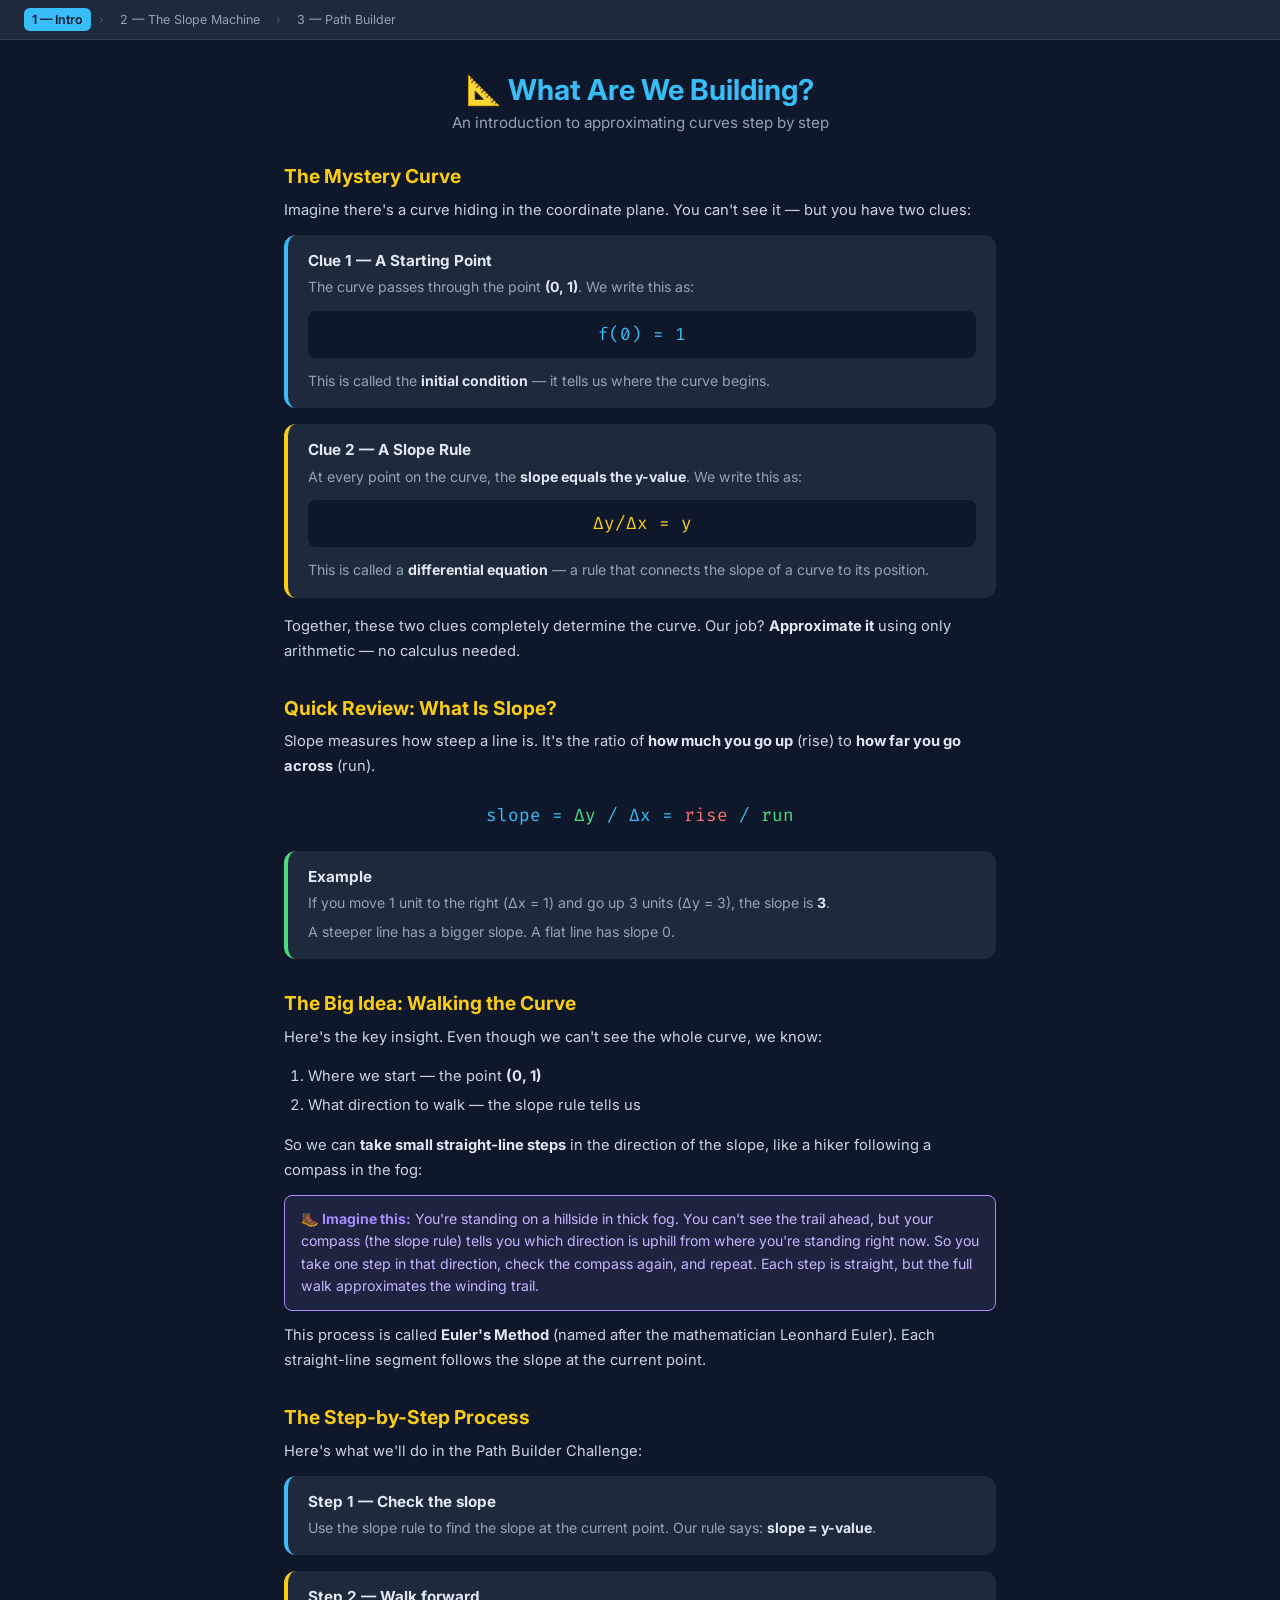
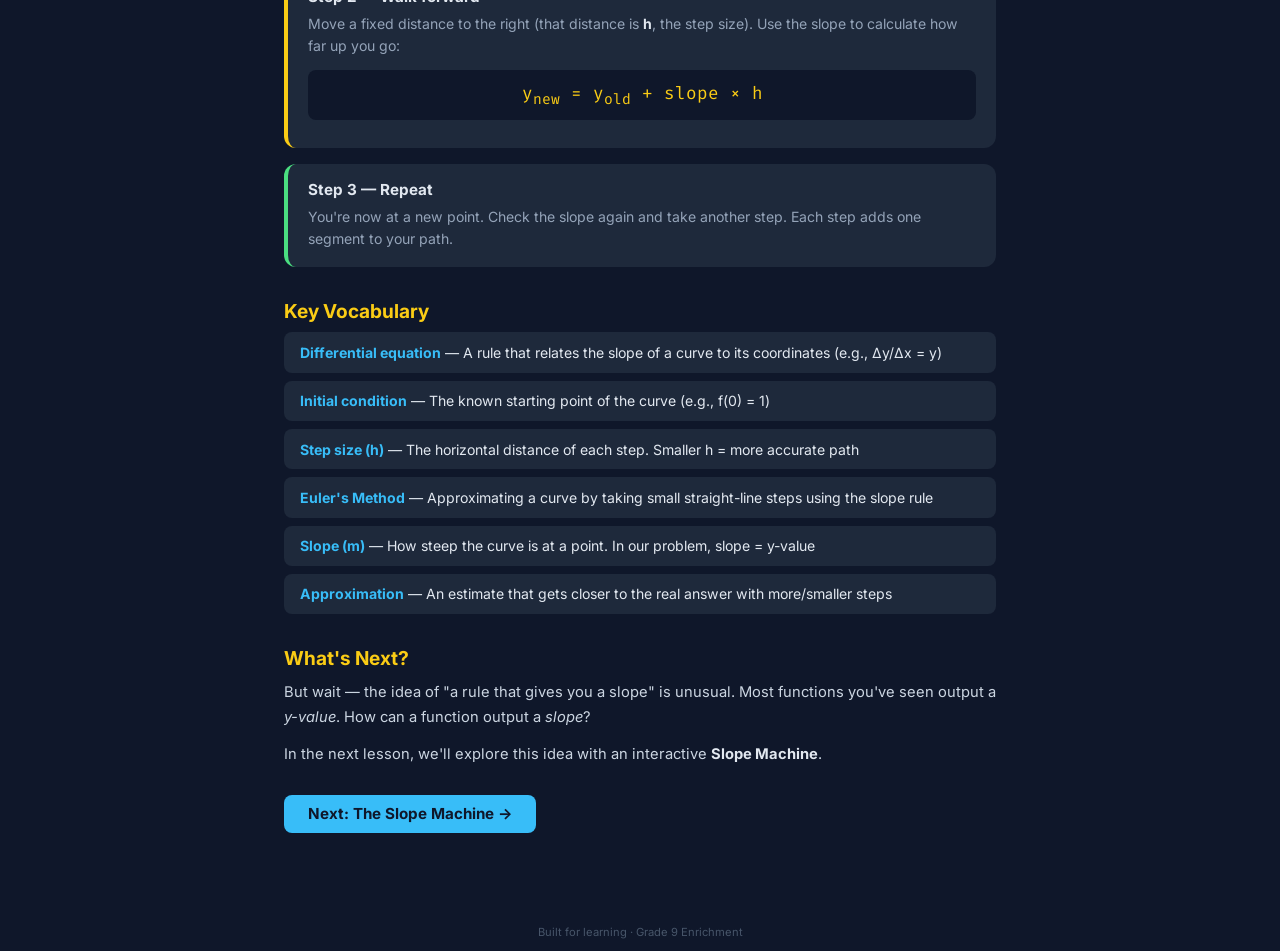
<file: index.html>
<!DOCTYPE html>
<html lang="en">
<head>
  <meta charset="UTF-8">
  <meta name="viewport" content="width=device-width, initial-scale=1.0">
  <title>Lesson 1 — What Are We Building?</title>
  <link rel="preconnect" href="https://fonts.googleapis.com">
  <link rel="preconnect" href="https://fonts.gstatic.com" crossorigin>
  <link href="https://fonts.googleapis.com/css2?family=Inter:wght@400;600;700&family=Fira+Code&display=swap" rel="stylesheet">
  <link rel="stylesheet" href="lesson.css">
</head>
<body>

  <nav class="lesson-nav">
    <a href="index.html" class="active">1 — Intro</a>
    <span class="sep">›</span>
    <a href="slope-function.html">2 — The Slope Machine</a>
    <span class="sep">›</span>
    <a href="path-builder.html">3 — Path Builder</a>
  </nav>

  <header class="lesson-header">
    <h1>📐 What Are We Building?</h1>
    <p class="subtitle">An introduction to approximating curves step by step</p>
  </header>

  <div class="lesson-content">

    <!-- Section 1: The Mystery -->
    <section class="lesson-section">
      <h2>The Mystery Curve</h2>
      <p>Imagine there's a curve hiding in the coordinate plane. You can't see it — but you have two clues:</p>

      <div class="concept-card">
        <h3>Clue 1 — A Starting Point</h3>
        <p>The curve passes through the point <strong>(0, 1)</strong>. We write this as:</p>
        <div class="math-display">f(0) = 1</div>
        <p>This is called the <strong>initial condition</strong> — it tells us where the curve begins.</p>
      </div>

      <div class="concept-card yellow">
        <h3>Clue 2 — A Slope Rule</h3>
        <p>At every point on the curve, the <strong>slope equals the y-value</strong>. We write this as:</p>
        <div class="math-display"><span class="yellow">Δy/Δx = y</span></div>
        <p>This is called a <strong>differential equation</strong> — a rule that connects the slope of a curve to its position.</p>
      </div>

      <p>Together, these two clues completely determine the curve. Our job? <strong>Approximate it</strong> using only arithmetic — no calculus needed.</p>
    </section>

    <!-- Section 2: What Is Slope? -->
    <section class="lesson-section">
      <h2>Quick Review: What Is Slope?</h2>
      <p>Slope measures how steep a line is. It's the ratio of <strong>how much you go up</strong> (rise) to <strong>how far you go across</strong> (run).</p>

      <div class="math-display">slope = <span class="green">Δy</span> / Δx = <span style="color: #f87171;">rise</span> / <span class="green">run</span></div>

      <div class="concept-card green">
        <h3>Example</h3>
        <p>If you move 1 unit to the right (Δx = 1) and go up 3 units (Δy = 3), the slope is <strong>3</strong>.</p>
        <p>A steeper line has a bigger slope. A flat line has slope 0.</p>
      </div>
    </section>

    <!-- Section 3: The Big Idea -->
    <section class="lesson-section">
      <h2>The Big Idea: Walking the Curve</h2>
      <p>Here's the key insight. Even though we can't see the whole curve, we know:</p>
      <ol style="margin: 0.5rem 0 0.75rem 1.5rem; line-height: 2; font-size: 0.92rem; color: #cbd5e1;">
        <li>Where we start — the point <strong>(0, 1)</strong></li>
        <li>What direction to walk — the slope rule tells us</li>
      </ol>

      <p>So we can <strong>take small straight-line steps</strong> in the direction of the slope, like a hiker following a compass in the fog:</p>

      <div class="analogy">
        <strong>🥾 Imagine this:</strong> You're standing on a hillside in thick fog. You can't see the trail ahead, but your compass (the slope rule) tells you which direction is uphill from where you're standing right now. So you take one step in that direction, check the compass again, and repeat. Each step is straight, but the full walk approximates the winding trail.
      </div>

      <p>This process is called <strong>Euler's Method</strong> (named after the mathematician Leonhard Euler). Each straight-line segment follows the slope at the current point.</p>
    </section>

    <!-- Section 4: The Process -->
    <section class="lesson-section">
      <h2>The Step-by-Step Process</h2>
      <p>Here's what we'll do in the Path Builder Challenge:</p>

      <div class="concept-card">
        <h3>Step 1 — Check the slope</h3>
        <p>Use the slope rule to find the slope at the current point. Our rule says: <strong>slope = y-value</strong>.</p>
      </div>

      <div class="concept-card yellow">
        <h3>Step 2 — Walk forward</h3>
        <p>Move a fixed distance to the right (that distance is <strong>h</strong>, the step size). Use the slope to calculate how far up you go:</p>
        <div class="math-display"><span class="yellow">y<sub>new</sub> = y<sub>old</sub> + slope × h</span></div>
      </div>

      <div class="concept-card green">
        <h3>Step 3 — Repeat</h3>
        <p>You're now at a new point. Check the slope again and take another step. Each step adds one segment to your path.</p>
      </div>
    </section>

    <!-- Section 5: Vocabulary -->
    <section class="lesson-section">
      <h2>Key Vocabulary</h2>
      <ul class="vocab-list">
        <li><strong>Differential equation</strong> — A rule that relates the slope of a curve to its coordinates (e.g., Δy/Δx = y)</li>
        <li><strong>Initial condition</strong> — The known starting point of the curve (e.g., f(0) = 1)</li>
        <li><strong>Step size (h)</strong> — The horizontal distance of each step. Smaller h = more accurate path</li>
        <li><strong>Euler's Method</strong> — Approximating a curve by taking small straight-line steps using the slope rule</li>
        <li><strong>Slope (m)</strong> — How steep the curve is at a point. In our problem, slope = y-value</li>
        <li><strong>Approximation</strong> — An estimate that gets closer to the real answer with more/smaller steps</li>
      </ul>
    </section>

    <!-- Section 6: What's Next -->
    <section class="lesson-section">
      <h2>What's Next?</h2>
      <p>But wait — the idea of "a rule that gives you a slope" is unusual. Most functions you've seen output a <em>y-value</em>. How can a function output a <em>slope</em>?</p>
      <p>In the next lesson, we'll explore this idea with an interactive <strong>Slope Machine</strong>.</p>

      <a href="slope-function.html" class="next-btn">Next: The Slope Machine →</a>
    </section>

  </div>

  <footer class="lesson-footer">
    <p>Built for learning · Grade 9 Enrichment</p>
  </footer>

</body>
</html>
</file>
<file: lesson.css>
/* ===== Shared Lesson Styles ===== */
*,
*::before,
*::after {
  margin: 0;
  padding: 0;
  box-sizing: border-box;
}

body {
  font-family: "Inter", sans-serif;
  background: #0f172a;
  color: #e2e8f0;
  min-height: 100vh;
  display: flex;
  flex-direction: column;
}

/* ===== Nav Bar ===== */
.lesson-nav {
  display: flex;
  align-items: center;
  gap: 0.5rem;
  padding: 0.5rem 1.5rem;
  background: #1e293b;
  border-bottom: 1px solid #334155;
  font-size: 0.78rem;
}

.lesson-nav a {
  color: #94a3b8;
  text-decoration: none;
  padding: 0.25rem 0.5rem;
  border-radius: 0.35rem;
  transition: background 0.2s, color 0.2s;
}

.lesson-nav a:hover {
  background: #334155;
  color: #e2e8f0;
}

.lesson-nav a.active {
  background: #38bdf8;
  color: #0f172a;
  font-weight: 600;
}

.lesson-nav .sep {
  color: #475569;
}

/* ===== Header ===== */
.lesson-header {
  text-align: center;
  padding: 2rem 1rem 1rem;
}

.lesson-header h1 {
  font-size: 1.8rem;
  font-weight: 700;
  color: #38bdf8;
  margin-bottom: 0.4rem;
}

.lesson-header .subtitle {
  font-size: 0.95rem;
  color: #94a3b8;
}

/* ===== Content Container ===== */
.lesson-content {
  max-width: 760px;
  margin: 0 auto;
  padding: 1rem 1.5rem 3rem;
  flex: 1;
}

/* ===== Sections ===== */
.lesson-section {
  margin-bottom: 2rem;
}

.lesson-section h2 {
  font-size: 1.2rem;
  font-weight: 700;
  color: #facc15;
  margin-bottom: 0.6rem;
}

.lesson-section p {
  font-size: 0.92rem;
  line-height: 1.7;
  margin-bottom: 0.75rem;
  color: #cbd5e1;
}

.lesson-section strong {
  color: #e2e8f0;
}

/* ===== Concept Cards ===== */
.concept-card {
  background: #1e293b;
  border-radius: 0.75rem;
  padding: 1rem 1.25rem;
  margin-bottom: 1rem;
  border-left: 4px solid #38bdf8;
}

.concept-card.yellow {
  border-left-color: #facc15;
}

.concept-card.green {
  border-left-color: #4ade80;
}

.concept-card.purple {
  border-left-color: #a78bfa;
}

.concept-card h3 {
  font-size: 0.95rem;
  font-weight: 700;
  margin-bottom: 0.4rem;
  color: #e2e8f0;
}

.concept-card p {
  font-size: 0.88rem;
  line-height: 1.6;
  color: #94a3b8;
  margin-bottom: 0.4rem;
}

.concept-card p:last-child {
  margin-bottom: 0;
}

/* ===== Math Display ===== */
.math-display {
  font-family: "Fira Code", monospace;
  font-size: 1.1rem;
  color: #38bdf8;
  text-align: center;
  padding: 0.75rem;
  margin: 0.75rem 0;
  background: #0f172a;
  border-radius: 0.5rem;
}

.math-display .yellow {
  color: #facc15;
}

.math-display .green {
  color: #4ade80;
}

.math-display .purple {
  color: #a78bfa;
}

/* ===== Interactive Boxes ===== */
.interactive-box {
  background: #1e293b;
  border: 2px solid #334155;
  border-radius: 0.75rem;
  padding: 1.25rem;
  margin: 1rem 0;
}

.interactive-box h3 {
  font-size: 0.95rem;
  font-weight: 700;
  color: #facc15;
  margin-bottom: 0.6rem;
}

.interactive-row {
  display: flex;
  align-items: center;
  gap: 0.75rem;
  margin-bottom: 0.5rem;
  flex-wrap: wrap;
}

.interactive-row label {
  font-family: "Fira Code", monospace;
  font-size: 0.88rem;
  color: #94a3b8;
}

.interactive-row input {
  width: 4rem;
  padding: 0.3rem 0.4rem;
  border: 2px solid #38bdf8;
  border-radius: 0.35rem;
  background: #0f172a;
  color: #f8fafc;
  font-family: "Fira Code", monospace;
  font-size: 0.9rem;
  text-align: center;
  outline: none;
}

.interactive-row input:focus {
  border-color: #facc15;
  box-shadow: 0 0 0 2px rgba(250, 204, 21, 0.25);
}

.interactive-result {
  font-family: "Fira Code", monospace;
  font-size: 0.9rem;
  padding: 0.5rem 0.75rem;
  background: #0f172a;
  border-radius: 0.4rem;
  color: #4ade80;
  min-height: 1.8rem;
}

/* ===== Slope Demo Canvas ===== */
.slope-canvas-wrap {
  width: 100%;
  max-width: 500px;
  margin: 0.75rem auto;
  aspect-ratio: 1;
  background: #0f172a;
  border-radius: 0.5rem;
  position: relative;
}

.slope-canvas-wrap canvas {
  width: 100% !important;
  height: 100% !important;
}

/* ===== Vocab list ===== */
.vocab-list {
  list-style: none;
  display: flex;
  flex-direction: column;
  gap: 0.5rem;
}

.vocab-list li {
  background: #1e293b;
  padding: 0.6rem 1rem;
  border-radius: 0.5rem;
  font-size: 0.88rem;
  line-height: 1.5;
}

.vocab-list li strong {
  color: #38bdf8;
}

/* ===== Next Lesson Button ===== */
.next-btn {
  display: inline-block;
  margin-top: 1rem;
  padding: 0.6rem 1.5rem;
  background: #38bdf8;
  color: #0f172a;
  font-family: "Inter", sans-serif;
  font-size: 0.95rem;
  font-weight: 700;
  border: none;
  border-radius: 0.5rem;
  cursor: pointer;
  text-decoration: none;
  transition: background 0.2s, transform 0.1s;
}

.next-btn:hover {
  background: #7dd3fc;
}

.next-btn:active {
  transform: scale(0.97);
}

/* ===== Footer ===== */
.lesson-footer {
  text-align: center;
  padding: 0.75rem;
  font-size: 0.7rem;
  color: #475569;
}

/* ===== Step-through sections ===== */
.step-reveal {
  opacity: 0;
  transform: translateY(12px);
  transition: opacity 0.5s ease, transform 0.5s ease;
}

.step-reveal.visible {
  opacity: 1;
  transform: translateY(0);
}

/* ===== Analogy callout ===== */
.analogy {
  background: rgba(167, 139, 250, 0.1);
  border: 1px solid #a78bfa;
  border-radius: 0.5rem;
  padding: 0.75rem 1rem;
  margin: 0.75rem 0;
  font-size: 0.88rem;
  line-height: 1.6;
  color: #c4b5fd;
}

.analogy strong {
  color: #a78bfa;
}

/* ===== Responsive ===== */
@media (max-width: 600px) {
  .lesson-content {
    padding: 1rem;
  }
  .lesson-header h1 {
    font-size: 1.4rem;
  }
}
</file>
